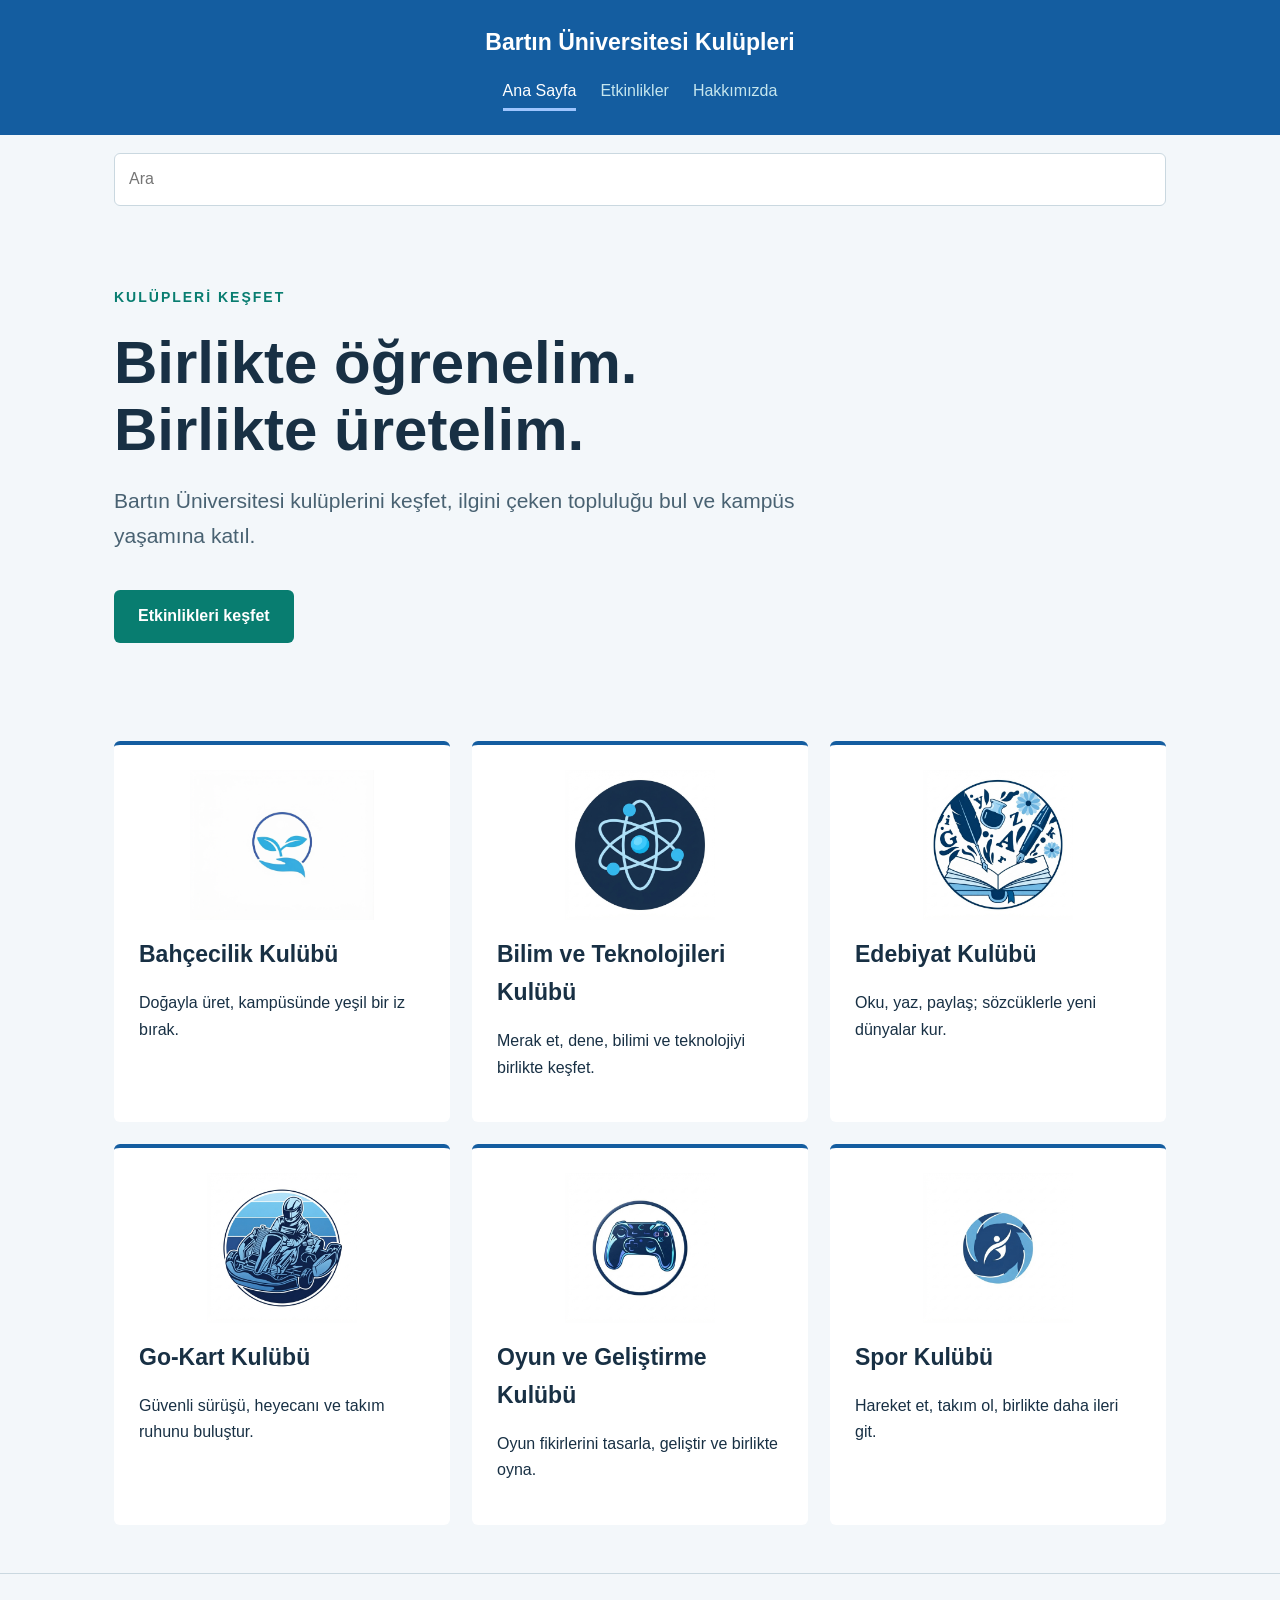
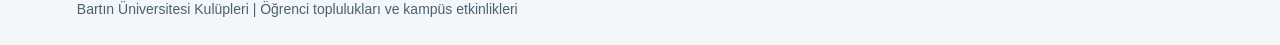
<file: index.html>
<!doctype html>
<html lang="tr">
<head>
  <meta charset="UTF-8">
  <meta name="viewport" content="width=device-width, initial-scale=1.0">
  <title>Ana Sayfa | Bartın Üniversitesi Kulüpleri</title>
  <link rel="stylesheet" href="style.css">
  <script src="script.js" defer></script>
</head>
<body>
<header><div class="brand">Bartın Üniversitesi Kulüpleri</div><nav aria-label="Ana menü"><a href="index.html" aria-current="page">Ana Sayfa</a>
<a href="etkinlikler.html">Etkinlikler</a>
<a href="hakkimizda.html">Hakkımızda</a></nav></header>
<section class="site-search" role="search" aria-label="Ana sayfa araması">
  <input id="homepage-search" type="search" aria-label="Ara" placeholder="Ara">
</section>
<main><p class="eyebrow">KULÜPLERİ KEŞFET</p>
<h1>Birlikte öğrenelim.<br>Birlikte üretelim.</h1>
<p class="intro">Bartın Üniversitesi kulüplerini keşfet, ilgini çeken topluluğu bul ve kampüs yaşamına katıl.</p>
<a class="button" href="etkinlikler.html">Etkinlikleri keşfet</a>
<p class="search-status" id="search-status" role="status" aria-live="polite"></p>
<section class="grid" aria-label="Kulüp çalışma alanları">
<article><img class="club-logo" src="Image/Bahcecilik_Kulubu.jpg" alt="Bahçecilik Kulübü logosu" loading="lazy"><h2>Bahçecilik Kulübü</h2><p>Doğayla üret, kampüsünde yeşil bir iz bırak.</p></article>
<article><img class="club-logo" src="Image/Bilim_ve_Teknolojileri_Kulubu.jpg" alt="Bilim ve Teknolojileri Kulübü logosu" loading="lazy"><h2>Bilim ve Teknolojileri Kulübü</h2><p>Merak et, dene, bilimi ve teknolojiyi birlikte keşfet.</p></article>
<article><img class="club-logo club-logo-blend" src="Image/Edebiyat_Kulubu.jpg" alt="Edebiyat Kulübü logosu" loading="lazy"><h2>Edebiyat Kulübü</h2><p>Oku, yaz, paylaş; sözcüklerle yeni dünyalar kur.</p></article>
<article><img class="club-logo" src="Image/Go_Kart_Kulubu.jpg" alt="Go-Kart Kulübü logosu" loading="lazy"><h2>Go-Kart Kulübü</h2><p>Güvenli sürüşü, heyecanı ve takım ruhunu buluştur.</p></article>
<article><img class="club-logo club-logo-blend" src="Image/Oyun_ve_Gelistirme_Kulubu.jpg" alt="Oyun ve Geliştirme Kulübü logosu" loading="lazy"><h2>Oyun ve Geliştirme Kulübü</h2><p>Oyun fikirlerini tasarla, geliştir ve birlikte oyna.</p></article>
<article><img class="club-logo" src="Image/Spor_Kulübü.jpg" alt="Spor Kulübü logosu" loading="lazy"><h2>Spor Kulübü</h2><p>Hareket et, takım ol, birlikte daha ileri git.</p></article>
</section></main>
<footer>Bartın Üniversitesi Kulüpleri | Öğrenci toplulukları ve kampüs etkinlikleri</footer>
</body>
</html>
</file>
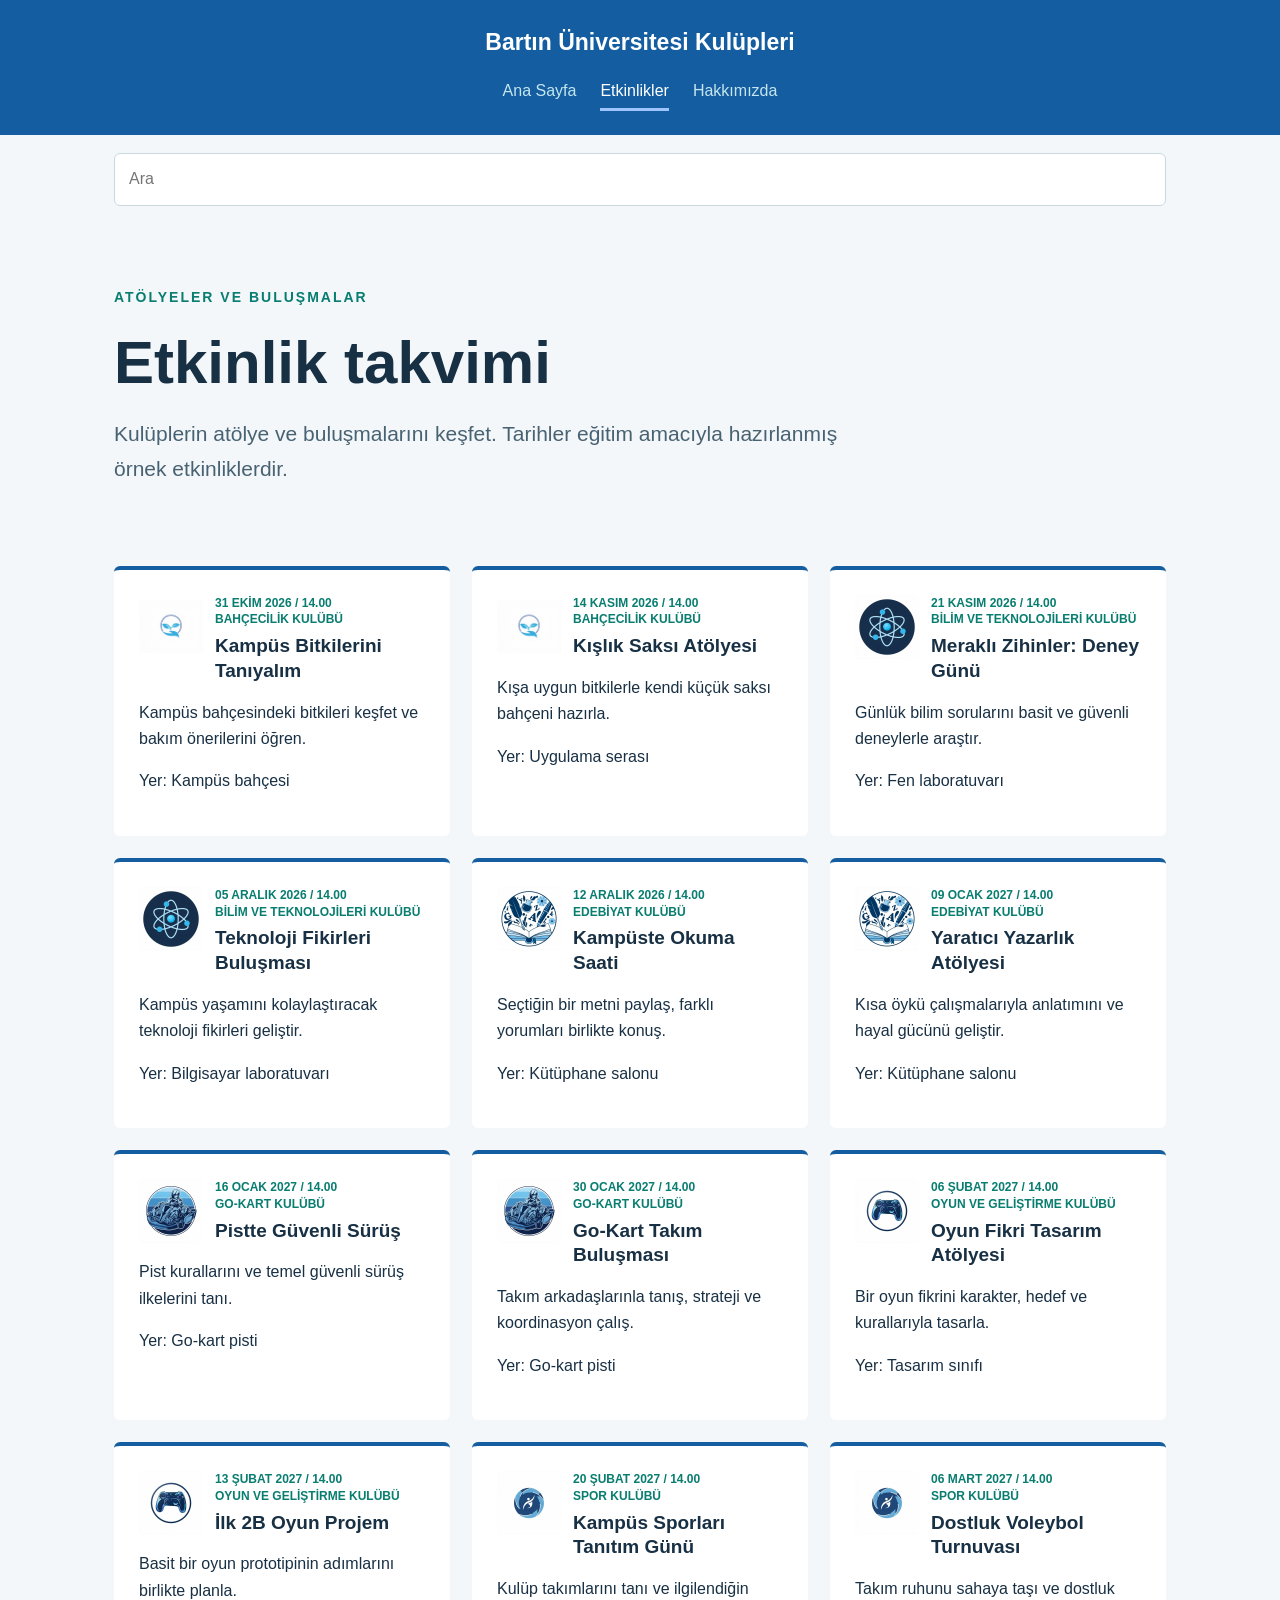
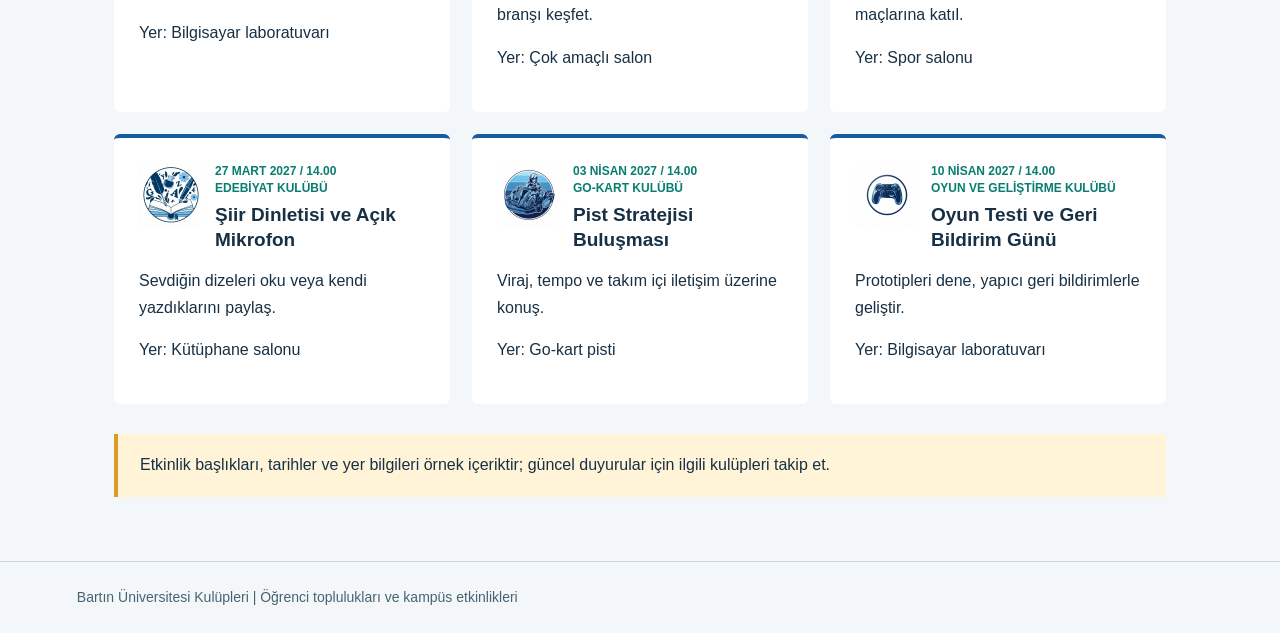
<file: etkinlikler.html>
<!doctype html>
<html lang="tr">
<head>
  <meta charset="UTF-8">
  <meta name="viewport" content="width=device-width, initial-scale=1.0">
  <title>Etkinlikler | Bartın Üniversitesi Kulüpleri</title>
  <link rel="stylesheet" href="style.css">
  <script src="script.js" defer></script>
</head>
<body>
<header><div class="brand">Bartın Üniversitesi Kulüpleri</div><nav aria-label="Ana menü"><a href="index.html">Ana Sayfa</a>
<a href="etkinlikler.html" aria-current="page">Etkinlikler</a>
<a href="hakkimizda.html">Hakkımızda</a></nav></header>
<section class="site-search" role="search" aria-label="Etkinlik araması">
  <input id="event-search" type="search" aria-label="Ara" placeholder="Ara">
</section>
<main><p class="eyebrow">ATÖLYELER VE BULUŞMALAR</p><h1>Etkinlik takvimi</h1>
<p class="intro">Kulüplerin atölye ve buluşmalarını keşfet. Tarihler eğitim amacıyla hazırlanmış örnek etkinliklerdir.</p>
<p class="search-status" id="search-status" role="status" aria-live="polite"></p>
<section class="grid" aria-label="Örnek etkinlikler">
<article><div class="event-heading"><img class="event-logo" src="Image/Bahcecilik_Kulubu.jpg" alt="" loading="lazy"><div><p class="meta">31 EKİM 2026 / 14.00<br>BAHÇECİLİK KULÜBÜ</p><h2>Kampüs Bitkilerini Tanıyalım</h2></div></div><p>Kampüs bahçesindeki bitkileri keşfet ve bakım önerilerini öğren.</p><p>Yer: Kampüs bahçesi</p></article>
<article><div class="event-heading"><img class="event-logo" src="Image/Bahcecilik_Kulubu.jpg" alt="" loading="lazy"><div><p class="meta">14 KASIM 2026 / 14.00<br>BAHÇECİLİK KULÜBÜ</p><h2>Kışlık Saksı Atölyesi</h2></div></div><p>Kışa uygun bitkilerle kendi küçük saksı bahçeni hazırla.</p><p>Yer: Uygulama serası</p></article>
<article><div class="event-heading"><img class="event-logo" src="Image/Bilim_ve_Teknolojileri_Kulubu.jpg" alt="" loading="lazy"><div><p class="meta">21 KASIM 2026 / 14.00<br>BİLİM VE TEKNOLOJİLERİ KULÜBÜ</p><h2>Meraklı Zihinler: Deney Günü</h2></div></div><p>Günlük bilim sorularını basit ve güvenli deneylerle araştır.</p><p>Yer: Fen laboratuvarı</p></article>
<article><div class="event-heading"><img class="event-logo" src="Image/Bilim_ve_Teknolojileri_Kulubu.jpg" alt="" loading="lazy"><div><p class="meta">05 ARALIK 2026 / 14.00<br>BİLİM VE TEKNOLOJİLERİ KULÜBÜ</p><h2>Teknoloji Fikirleri Buluşması</h2></div></div><p>Kampüs yaşamını kolaylaştıracak teknoloji fikirleri geliştir.</p><p>Yer: Bilgisayar laboratuvarı</p></article>
<article><div class="event-heading"><img class="event-logo club-logo-blend" src="Image/Edebiyat_Kulubu.jpg" alt="" loading="lazy"><div><p class="meta">12 ARALIK 2026 / 14.00<br>EDEBİYAT KULÜBÜ</p><h2>Kampüste Okuma Saati</h2></div></div><p>Seçtiğin bir metni paylaş, farklı yorumları birlikte konuş.</p><p>Yer: Kütüphane salonu</p></article>
<article><div class="event-heading"><img class="event-logo club-logo-blend" src="Image/Edebiyat_Kulubu.jpg" alt="" loading="lazy"><div><p class="meta">09 OCAK 2027 / 14.00<br>EDEBİYAT KULÜBÜ</p><h2>Yaratıcı Yazarlık Atölyesi</h2></div></div><p>Kısa öykü çalışmalarıyla anlatımını ve hayal gücünü geliştir.</p><p>Yer: Kütüphane salonu</p></article>
<article><div class="event-heading"><img class="event-logo" src="Image/Go_Kart_Kulubu.jpg" alt="" loading="lazy"><div><p class="meta">16 OCAK 2027 / 14.00<br>GO-KART KULÜBÜ</p><h2>Pistte Güvenli Sürüş</h2></div></div><p>Pist kurallarını ve temel güvenli sürüş ilkelerini tanı.</p><p>Yer: Go-kart pisti</p></article>
<article><div class="event-heading"><img class="event-logo" src="Image/Go_Kart_Kulubu.jpg" alt="" loading="lazy"><div><p class="meta">30 OCAK 2027 / 14.00<br>GO-KART KULÜBÜ</p><h2>Go-Kart Takım Buluşması</h2></div></div><p>Takım arkadaşlarınla tanış, strateji ve koordinasyon çalış.</p><p>Yer: Go-kart pisti</p></article>
<article><div class="event-heading"><img class="event-logo" src="Image/Oyun_ve_Gelistirme_Kulubu.jpg" alt="" loading="lazy"><div><p class="meta">06 ŞUBAT 2027 / 14.00<br>OYUN VE GELİŞTİRME KULÜBÜ</p><h2>Oyun Fikri Tasarım Atölyesi</h2></div></div><p>Bir oyun fikrini karakter, hedef ve kurallarıyla tasarla.</p><p>Yer: Tasarım sınıfı</p></article>
<article><div class="event-heading"><img class="event-logo" src="Image/Oyun_ve_Gelistirme_Kulubu.jpg" alt="" loading="lazy"><div><p class="meta">13 ŞUBAT 2027 / 14.00<br>OYUN VE GELİŞTİRME KULÜBÜ</p><h2>İlk 2B Oyun Projem</h2></div></div><p>Basit bir oyun prototipinin adımlarını birlikte planla.</p><p>Yer: Bilgisayar laboratuvarı</p></article>
<article><div class="event-heading"><img class="event-logo" src="Image/Spor_Kulübü.jpg" alt="" loading="lazy"><div><p class="meta">20 ŞUBAT 2027 / 14.00<br>SPOR KULÜBÜ</p><h2>Kampüs Sporları Tanıtım Günü</h2></div></div><p>Kulüp takımlarını tanı ve ilgilendiğin branşı keşfet.</p><p>Yer: Çok amaçlı salon</p></article>
<article><div class="event-heading"><img class="event-logo" src="Image/Spor_Kulübü.jpg" alt="" loading="lazy"><div><p class="meta">06 MART 2027 / 14.00<br>SPOR KULÜBÜ</p><h2>Dostluk Voleybol Turnuvası</h2></div></div><p>Takım ruhunu sahaya taşı ve dostluk maçlarına katıl.</p><p>Yer: Spor salonu</p></article>
<article><div class="event-heading"><img class="event-logo club-logo-blend" src="Image/Edebiyat_Kulubu.jpg" alt="" loading="lazy"><div><p class="meta">27 MART 2027 / 14.00<br>EDEBİYAT KULÜBÜ</p><h2>Şiir Dinletisi ve Açık Mikrofon</h2></div></div><p>Sevdiğin dizeleri oku veya kendi yazdıklarını paylaş.</p><p>Yer: Kütüphane salonu</p></article>
<article><div class="event-heading"><img class="event-logo" src="Image/Go_Kart_Kulubu.jpg" alt="" loading="lazy"><div><p class="meta">03 NİSAN 2027 / 14.00<br>GO-KART KULÜBÜ</p><h2>Pist Stratejisi Buluşması</h2></div></div><p>Viraj, tempo ve takım içi iletişim üzerine konuş.</p><p>Yer: Go-kart pisti</p></article>
<article><div class="event-heading"><img class="event-logo" src="Image/Oyun_ve_Gelistirme_Kulubu.jpg" alt="" loading="lazy"><div><p class="meta">10 NİSAN 2027 / 14.00<br>OYUN VE GELİŞTİRME KULÜBÜ</p><h2>Oyun Testi ve Geri Bildirim Günü</h2></div></div><p>Prototipleri dene, yapıcı geri bildirimlerle geliştir.</p><p>Yer: Bilgisayar laboratuvarı</p></article>
</section><p class="note">Etkinlik başlıkları, tarihler ve yer bilgileri örnek içeriktir; güncel duyurular için ilgili kulüpleri takip et.</p>
</main>
<footer>Bartın Üniversitesi Kulüpleri | Öğrenci toplulukları ve kampüs etkinlikleri</footer>
</body>
</html>
</file>
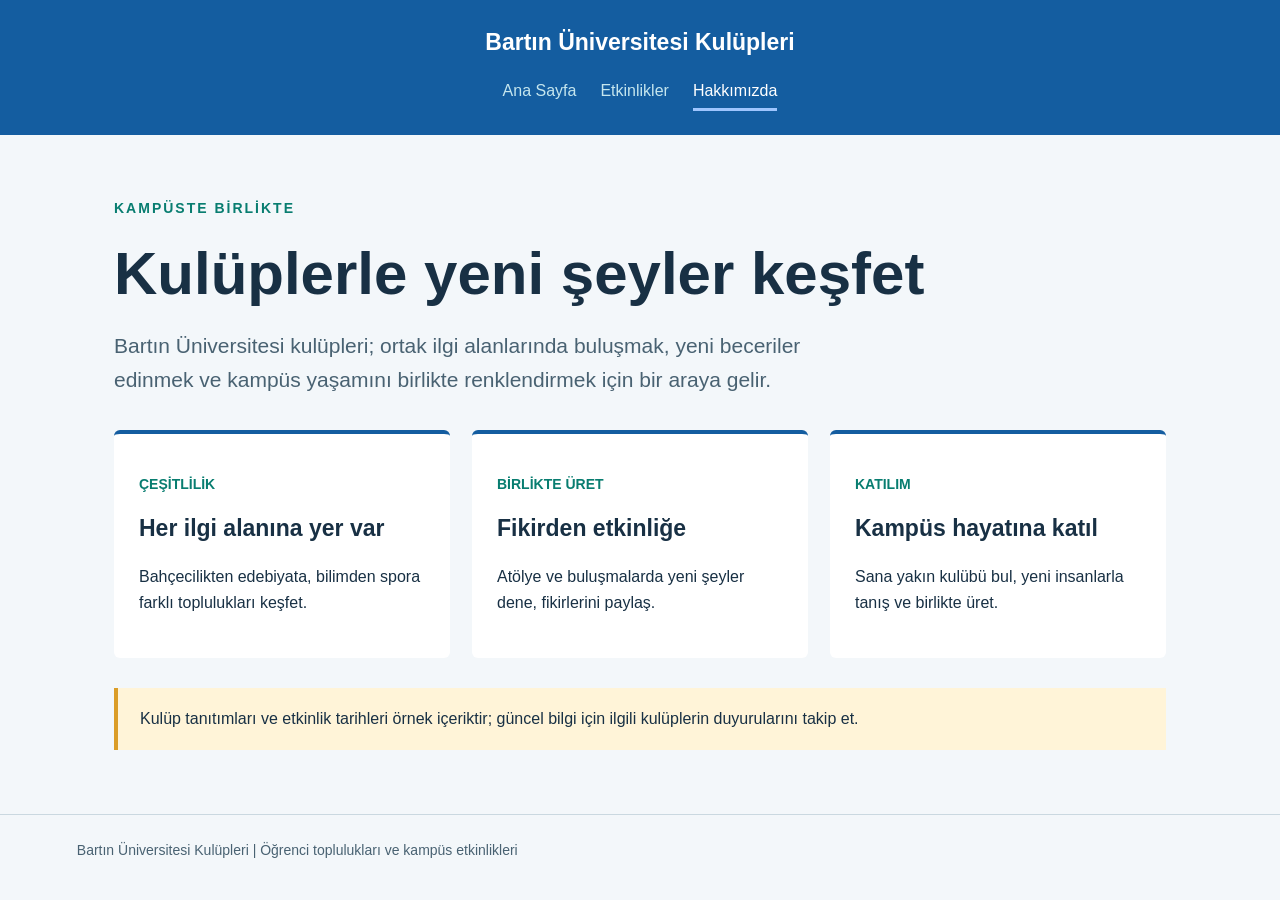
<file: hakkimizda.html>
<!doctype html>
<html lang="tr">
<head>
  <meta charset="UTF-8">
  <meta name="viewport" content="width=device-width, initial-scale=1.0">
  <title>Hakkımızda | Bartın Üniversitesi Kulüpleri</title>
  <link rel="stylesheet" href="style.css">
</head>
<body>
<header><div class="brand">Bartın Üniversitesi Kulüpleri</div><nav aria-label="Ana menü"><a href="index.html">Ana Sayfa</a>
<a href="etkinlikler.html">Etkinlikler</a>
<a href="hakkimizda.html" aria-current="page">Hakkımızda</a></nav></header>
<main><p class="eyebrow">KAMPÜSTE BİRLİKTE</p><h1>Kulüplerle yeni şeyler keşfet</h1>
<p class="intro">Bartın Üniversitesi kulüpleri; ortak ilgi alanlarında buluşmak, yeni beceriler edinmek ve kampüs yaşamını birlikte renklendirmek için bir araya gelir.</p>
<section class="grid" aria-label="Kulüp yaşamı hakkında">
<article><p class="meta">ÇEŞİTLİLİK</p><h2>Her ilgi alanına yer var</h2><p>Bahçecilikten edebiyata, bilimden spora farklı toplulukları keşfet.</p></article>
<article><p class="meta">BİRLİKTE ÜRET</p><h2>Fikirden etkinliğe</h2><p>Atölye ve buluşmalarda yeni şeyler dene, fikirlerini paylaş.</p></article>
<article><p class="meta">KATILIM</p><h2>Kampüs hayatına katıl</h2><p>Sana yakın kulübü bul, yeni insanlarla tanış ve birlikte üret.</p></article>
</section><p class="note">Kulüp tanıtımları ve etkinlik tarihleri örnek içeriktir; güncel bilgi için ilgili kulüplerin duyurularını takip et.</p></main>
<footer>Bartın Üniversitesi Kulüpleri | Öğrenci toplulukları ve kampüs etkinlikleri</footer>
</body>
</html>
</file>
<file: style.css>
/* Ortak görünüm: Üç HTML dosyası bu dosyayı kullanır. */
* { box-sizing: border-box; }
body { margin: 0; font-family: Arial, sans-serif; color: #183044; background: #f3f7fa; line-height: 1.65; }
header { background: #145da0; color: white; padding: 24px max(6vw, 20px); }
.brand { text-align: center; font-weight: bold; font-size: 23px; }
nav { display: flex; flex-wrap: wrap; justify-content: center; gap: 24px; margin-top: 12px; }
nav a { color: #c5e6ee; text-decoration: none; padding: 4px 0; }
nav a[aria-current="page"] { color: white; border-bottom: 3px solid #9ec5fe; }
.site-search { width: 100%; max-width: 1100px; margin: 0 auto; padding: 18px 24px; background: #f3f7fa; }
.site-search label { display: block; margin-bottom: 6px; color: #183044; font-weight: bold; }
.site-search input { display: block; width: 100%; padding: 12px 14px; border: 1px solid #cad8e0; border-radius: 6px; background: white; color: #183044; font: inherit; }
.site-search input:focus-visible { outline: 3px solid #145da0; outline-offset: 2px; }
a { color: #086767; }
a:focus-visible { outline: 3px solid #e1a82b; outline-offset: 5px; }
main { max-width: 1100px; margin: 0 auto; padding: 48px 24px; min-height: 65vh; }
.eyebrow { color: #087d70; font-weight: bold; letter-spacing: 2px; font-size: 14px; }
h1 { font-size: clamp(34px, 5vw, 60px); line-height: 1.12; max-width: 850px; margin: 20px 0; }
.intro { font-size: 21px; max-width: 730px; color: #496272; }
.button { display: inline-block; margin: 16px 0 32px; padding: 13px 24px; background: #087d70; color: white; border-radius: 6px; text-decoration: none; font-weight: bold; }
.grid { display: grid; grid-template-columns: repeat(3, 1fr); gap: 22px; margin-top: 32px; }
.search-status { min-height: 1.65em; margin: 8px 0 0; color: #496272; }
article { background: white; border-top: 4px solid #145da0; padding: 25px; border-radius: 6px; transition: background-color 150ms ease; }
article:hover { background: #f3f8ff; }
article .club-logo { display: block; width: 100%; height: 150px; margin: 0 0 16px; border-radius: 4px; background: white; object-fit: contain; }
article .club-logo, .event-logo { mix-blend-mode: multiply; }
article h2 { margin: 10px 0; font-size: 23px; }
.event-heading { display: flex; align-items: flex-start; gap: 12px; }
.event-logo { flex: 0 0 64px; width: 64px; height: 64px; border-radius: 4px; background: white; object-fit: contain; }
.event-heading .meta { margin: 0; font-size: 12px; line-height: 1.4; }
.event-heading h2 { margin: 6px 0 0; font-size: 19px; line-height: 1.3; }
.meta { font-size: 14px; color: #087d70; font-weight: bold; }
.note { padding: 18px 22px; border-left: 4px solid #db9d27; background: #fff4d8; margin-top: 30px; }
footer { border-top: 1px solid #cad8e0; padding: 24px 6vw; color: #496272; font-size: 14px; }
@media (max-width: 700px) { .grid { grid-template-columns: 1fr; } main { padding-top: 28px; } }
</file>
